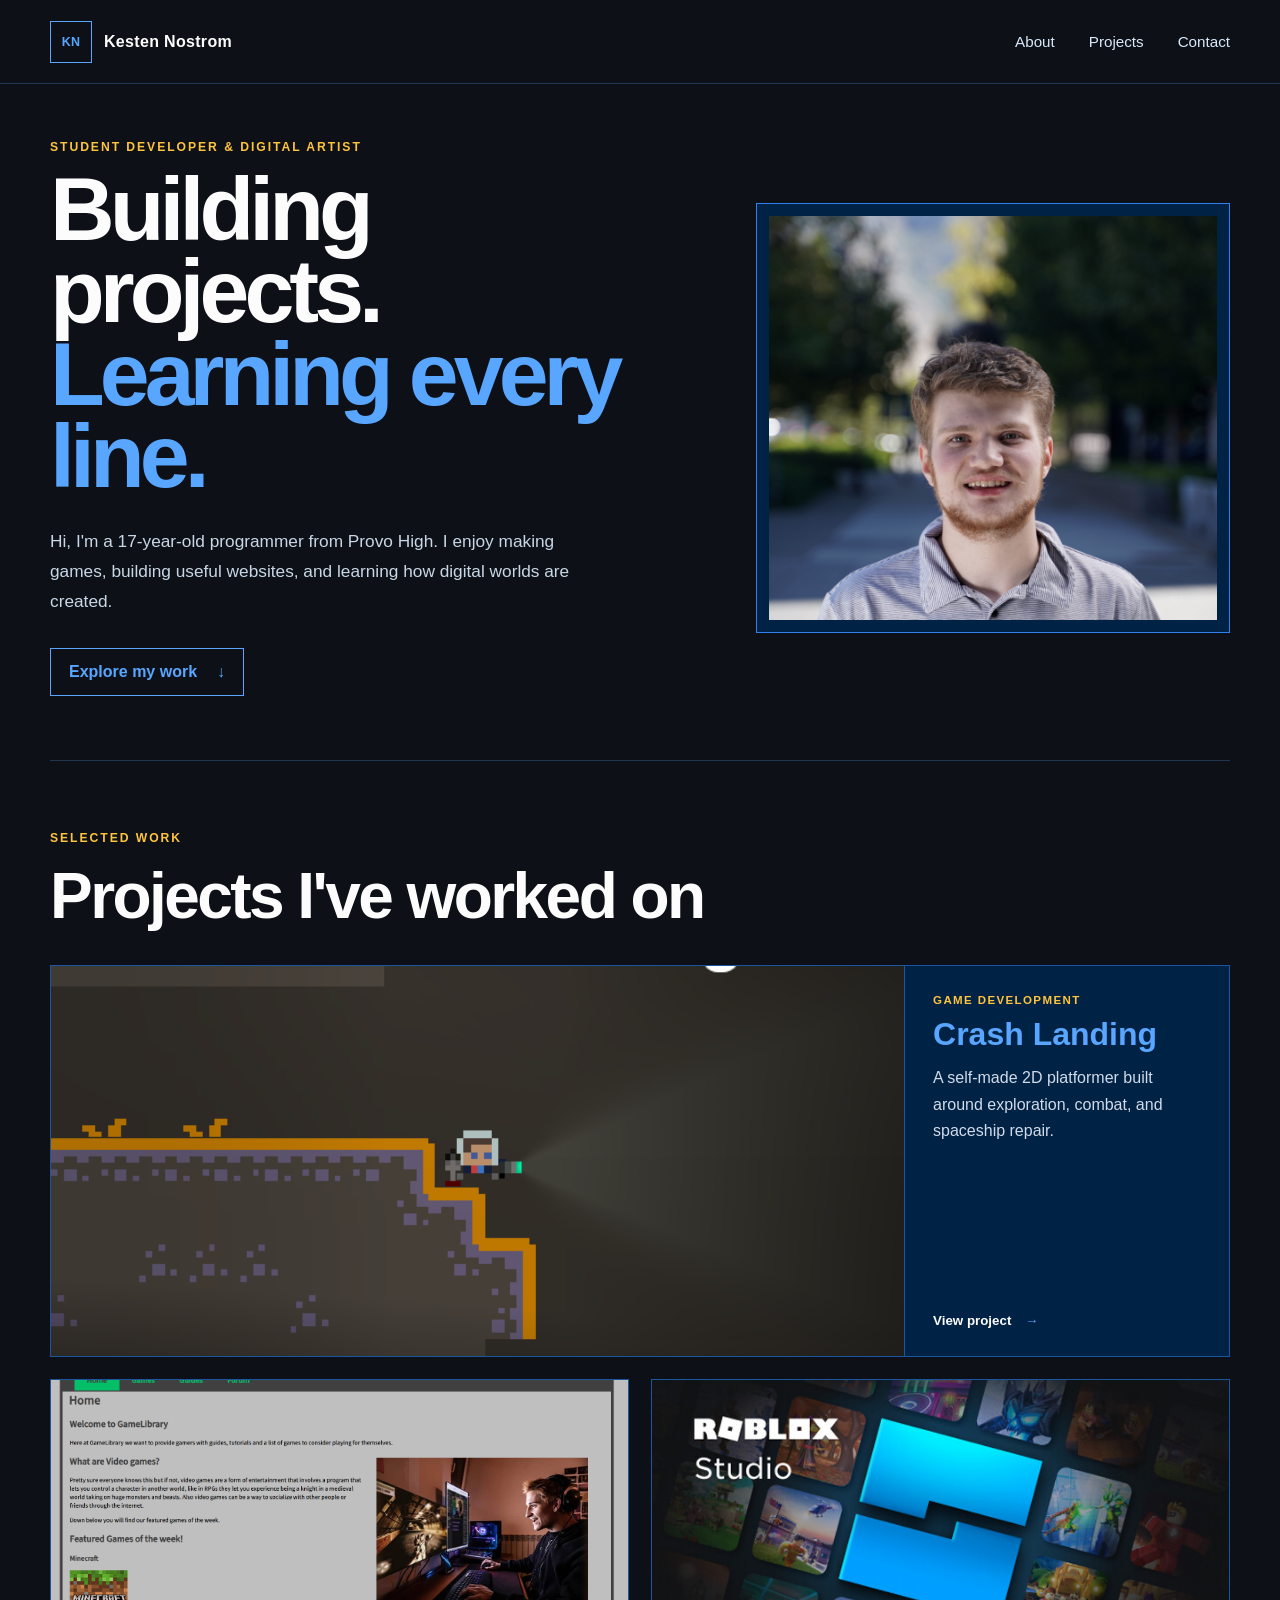
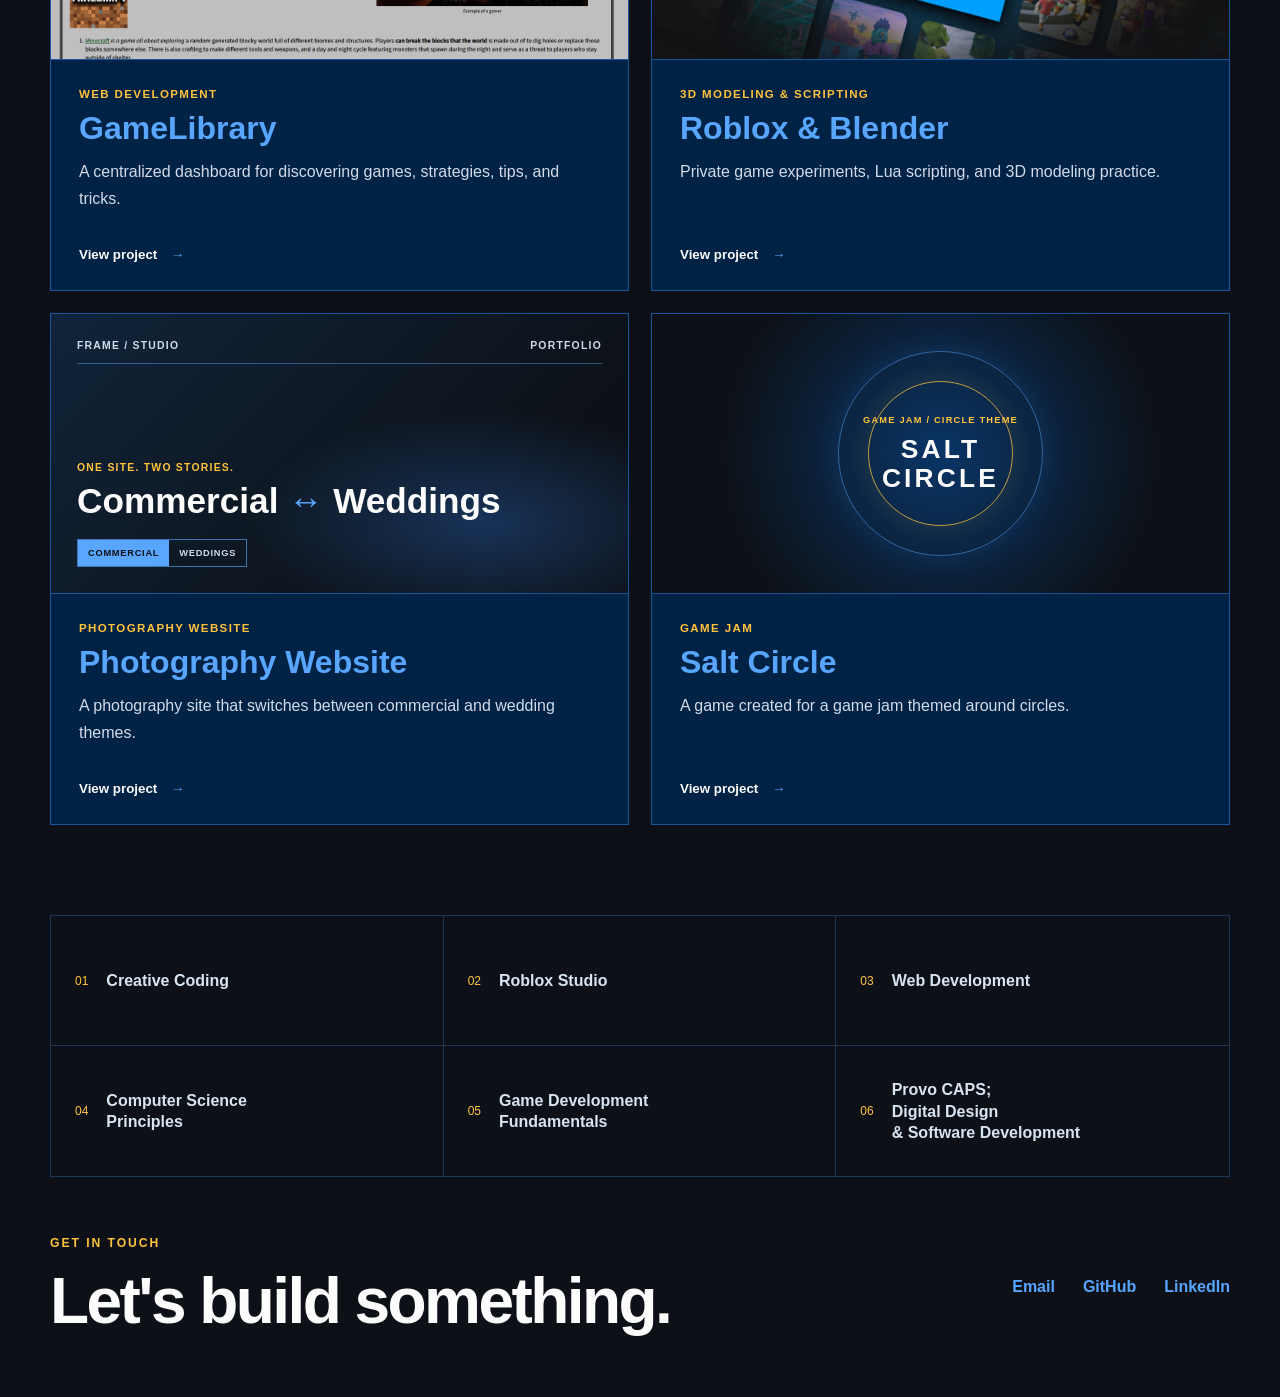
<file: index.html>
<!DOCTYPE html>
<html lang="en">
<head>
    <meta charset="UTF-8">
    <meta name="viewport" content="width=device-width, initial-scale=1.0">
    <title>Kesten Nostrom - Portfolio</title>
    <link rel="stylesheet" href="colors.css">
</head>
<body>
    <header class="site-header">
        <a class="brand" href="#top" aria-label="Kesten Nostrom home">
            <span class="brand-mark">KN</span>
            <span>Kesten Nostrom</span>
        </a>
        <nav class="nav-links" aria-label="Main navigation">
            <a href="#about">About</a>
            <a href="#projects">Projects</a>
            <a href="#contact">Contact</a>
        </nav>
    </header>

    <main id="top">
        <section class="hero" id="about">
            <div class="hero-copy">
                <p class="eyebrow">Student developer & digital artist</p>
                <h1>Building projects.<br><span>Learning every line.</span></h1>
                <p class="hero-description">
                    Hi, I'm a 17-year-old programmer from Provo High. I enjoy making games,
                    building useful websites, and learning how digital worlds are created.
                </p>
                <a class="primary-button" href="#projects">Explore my work <span aria-hidden="true">↓</span></a>
            </div>
            <div class="portrait-frame">
                <img src="DSC09239.JPG" alt="Kesten Nostrom">
            </div>
        </section>

        <section class="projects-section" id="projects">
            <div class="section-heading">
                <div>
                    <p class="eyebrow">Selected work</p>
                    <h2>Projects I've worked on</h2>
                </div>
                <!-- <p class="section-count"><span>01</span> / 03</p> -->
            </div>

            <div class="project-grid">
                <article class="project-card project-card-featured" tabindex="0"
                         data-title="Crash Landing"
                         data-desc="A short platformer created for Game Development Fundamentals at Provo High. Fight aliens and dig through a cave to recover the parts needed to repair your spaceship."
                         data-img="CLScreenshot(1).png">
                    <div class="project-image">
                        <img src="CLScreenshot(1).png" alt="Crash Landing game screenshot">
                    </div>
                    <div class="project-copy">
                        <p class="project-type">Game development</p>
                        <h3>Crash Landing</h3>
                        <p>A self-made 2D platformer built around exploration, combat, and spaceship repair.</p>
                        <button class="text-button" type="button">View project <span aria-hidden="true">→</span></button>
                    </div>
                </article>

                <article class="project-card" tabindex="0"
                         data-title="GameLibrary"
                         data-desc="A Web Development class project that brings game lookup, quick strategies, tips, and hidden tricks into one centralized dashboard."
                         data-img="GLScreenshot(1).png">
                    <div class="project-image">
                        <img src="GLScreenshot(1).png" alt="GameLibrary website screenshot">
                    </div>
                    <div class="project-copy">
                        <p class="project-type">Web development</p>
                        <h3>GameLibrary</h3>
                        <p>A centralized dashboard for discovering games, strategies, tips, and tricks.</p>
                        <button class="text-button" type="button">View project <span aria-hidden="true">→</span></button>
                    </div>
                </article>

                <article class="project-card" tabindex="0"
                         data-title="Roblox & Blender"
                         data-desc="I used Roblox Studio to build private hobby projects and learned Lua scripting and 3D modeling fundamentals. I now use Blender to continue developing my digital art and modeling skills."
                         data-img="blenderlogo.webp"
                         data-img-alt="Blender logo">
                    <div class="project-image">
                        <img src="robloxstudiobanner.jpeg" alt="Roblox Studio logo banner">
                    </div>
                    <div class="project-copy">
                        <p class="project-type">3D modeling & scripting</p>
                        <h3>Roblox & Blender</h3>
                        <p>Private game experiments, Lua scripting, and 3D modeling practice.</p>
                        <button class="text-button" type="button">View project <span aria-hidden="true">→</span></button>
                    </div>
                </article>

                <article class="project-card" tabindex="0"
                         data-title="Photography Website"
                         data-desc="A photography website that can switch between commercial and wedding themes.">
                    <div class="project-image project-artwork project-artwork-photo" role="img" aria-label="Preview of a photography website with commercial and wedding themes">
                        <div class="photo-art-header">
                            <span>FRAME / STUDIO</span>
                            <span>PORTFOLIO</span>
                        </div>
                        <div class="photo-art-content">
                            <p>ONE SITE. TWO STORIES.</p>
                            <h4>Commercial <span>↔</span> Weddings</h4>
                            <div class="photo-art-switch">
                                <span>COMMERCIAL</span>
                                <span>WEDDINGS</span>
                            </div>
                        </div>
                    </div>
                    <div class="project-copy">
                        <p class="project-type">Photography website</p>
                        <h3>Photography Website</h3>
                        <p>A photography site that switches between commercial and wedding themes.</p>
                        <button class="text-button" type="button">View project <span aria-hidden="true">→</span></button>
                    </div>
                </article>

                <article class="project-card" tabindex="0"
                         data-title="Salt Circle"
                         data-desc="A game I created for a game jam themed around circles.">
                    <div class="project-image project-artwork project-artwork-salt" role="img" aria-label="Concentric circles illustrating the Salt Circle game">
                        <div class="salt-orbit salt-orbit-outer"></div>
                        <div class="salt-orbit salt-orbit-inner"></div>
                        <div class="salt-art-title">
                            <span>GAME JAM / CIRCLE THEME</span>
                            <strong>SALT<br>CIRCLE</strong>
                        </div>
                    </div>
                    <div class="project-copy">
                        <p class="project-type">Game jam</p>
                        <h3>Salt Circle</h3>
                        <p>A game created for a game jam themed around circles.</p>
                        <button class="text-button" type="button">View project <span aria-hidden="true">→</span></button>
                    </div>
                </article>
            </div>
        </section>

        <section class="experience-strip" aria-label="Experience">
            <div>
                <span>01</span>
                <p>Creative Coding</p>
            </div>
            <div>
                <span>02</span>
                <p>Roblox Studio</p>
            </div>
            <div>
                <span>03</span>
                <p>Web Development</p>
            </div>
            <div>
                <span>04</span>
                <p>Computer Science<br>Principles</p>
            </div>
            <div>
                <span>05</span>
                <p>Game Development<br>Fundamentals</p>
            </div>
            <div>
                <span>06</span>
                <p>Provo CAPS;<br>Digital Design<br>&amp; Software Development</p>
            </div>
        </section>
    </main>

    <footer id="contact">
        <div>
            <p class="eyebrow">Get in touch</p>
            <h2>Let's build something.</h2>
        </div>
        <div class="footer-links">
            <a href="mailto:kesten@example.com">Email</a>
            <a href="https://github.com" target="_blank" rel="noreferrer">GitHub</a>
            <a href="https://linkedin.com" target="_blank" rel="noreferrer">LinkedIn</a>
        </div>
    </footer>

    <div id="project-modal" class="modal-overlay" role="dialog" aria-modal="true" aria-labelledby="feature-title">
        <article class="modal-content">
            <button id="close-modal" class="modal-close-btn" aria-label="Close modal">&times;</button>
            <div id="feature-media-container"></div>
            <div class="modal-copy">
                <p class="eyebrow">Project details</p>
                <h3 id="feature-title">Project Details</h3>
                <p id="feature-desc"></p>
            </div>
        </article>
    </div>

    <script>
        const modal = document.getElementById('project-modal');
        const closeBtn = document.getElementById('close-modal');
        const featureTitle = document.getElementById('feature-title');
        const featureDesc = document.getElementById('feature-desc');
        const mediaContainer = document.getElementById('feature-media-container');

        function openProject(card) {
            featureTitle.textContent = card.dataset.title;
            featureDesc.textContent = card.dataset.desc;
            if (card.dataset.img) {
                const image = document.createElement('img');
                image.src = card.dataset.img;
                image.alt = card.dataset.imgAlt || `${card.dataset.title} project image`;
                image.className = 'modal-img';
                mediaContainer.replaceChildren(image);
            } else {
                const artwork = card.querySelector('.project-image').cloneNode(true);
                artwork.classList.add('modal-project-art');
                mediaContainer.replaceChildren(artwork);
            }
            modal.classList.add('is-open');
            closeBtn.focus();
        }

        document.querySelectorAll('.project-card').forEach(card => {
            card.addEventListener('click', () => openProject(card));
            card.addEventListener('keydown', event => {
                if (event.key === 'Enter' || event.key === ' ') {
                    event.preventDefault();
                    openProject(card);
                }
            });
        });

        function closeModal() {
            modal.classList.remove('is-open');
        }

        closeBtn.addEventListener('click', closeModal);
        modal.addEventListener('click', event => {
            if (event.target === modal) closeModal();
        });
        document.addEventListener('keydown', event => {
            if (event.key === 'Escape') closeModal();
        });
    </script>
</body>
</html>
</file>
<file: colors.css>
@charset "UTF-8";

* {
    box-sizing: border-box;
    margin: 0;
    padding: 0;
}

:root {
    --night: #0d1117;
    --blue: #58a6ff;
    --blue-dark: #002244;
    --blue-line: #2f80ed;
    --orange: #ffc33d;
    --white: #fcfcfc;
}

html {
    scroll-behavior: smooth;
}

body {
    min-width: 320px;
    background: var(--night);
    color: var(--white);
    font-family: "Segoe UI", Tahoma, Geneva, Verdana, sans-serif;
}

a {
    color: inherit;
}

.site-header {
    position: sticky;
    top: 0;
    z-index: 100;
    width: 100%;
    height: 84px;
    padding: 0 max(24px, calc((100% - 1180px) / 2));
    display: flex;
    align-items: center;
    justify-content: space-between;
    background: var(--night);
    border-bottom: 1px solid rgba(88, 166, 255, 0.25);
}

.brand {
    display: flex;
    align-items: center;
    gap: 12px;
    color: var(--white);
    text-decoration: none;
    font-weight: 700;
    letter-spacing: 0.02em;
}

.brand-mark {
    width: 42px;
    height: 42px;
    display: grid;
    place-items: center;
    border: 1px solid var(--blue);
    color: var(--blue);
    font-size: 0.78rem;
}

.nav-links {
    display: flex;
    gap: 34px;
}

.nav-links a {
    color: #d9e8fa;
    text-decoration: none;
    font-size: 0.95rem;
}

.nav-links a:hover {
    color: var(--orange);
}

main,
footer {
    width: min(1180px, calc(100% - 48px));
    margin: 0 auto;
}

.hero {
    min-height: 560px;
    display: grid;
    grid-template-columns: 1.15fr 0.85fr;
    align-items: center;
    gap: 64px;
    padding: 56px 0 64px;
}

.eyebrow {
    margin-bottom: 14px;
    color: var(--orange);
    font-size: 0.76rem;
    font-weight: 800;
    letter-spacing: 0.16em;
    text-transform: uppercase;
}

.hero h1 {
    max-width: 700px;
    font-size: clamp(3.2rem, 7vw, 6.4rem);
    line-height: 0.92;
    letter-spacing: -0.055em;
}

.hero h1 span {
    color: var(--blue);
}

.hero-description {
    max-width: 560px;
    margin: 28px 0 32px;
    color: #c8d6e6;
    font-size: 1.08rem;
    line-height: 1.75;
}

.primary-button {
    display: inline-flex;
    align-items: center;
    gap: 20px;
    padding: 14px 18px;
    border: 1px solid var(--blue);
    color: var(--blue);
    text-decoration: none;
    font-weight: 700;
    transition: 0.2s ease;
}

.primary-button:hover {
    background: var(--blue);
    color: var(--night);
}

.portrait-frame {
    height: 430px;
    padding: 12px;
    border: 1px solid var(--blue-line);
    background: var(--blue-dark);
}

.portrait-frame img {
    width: 100%;
    height: 100%;
    display: block;
    object-fit: cover;
    object-position: 50% 42%;
    filter: saturate(0.82) contrast(1.05);
}

.projects-section {
    padding: 70px 0 90px;
    border-top: 1px solid rgba(88, 166, 255, 0.25);
}

.section-heading {
    display: flex;
    align-items: end;
    justify-content: space-between;
    margin-bottom: 32px;
}

.section-heading h2,
footer h2 {
    font-size: clamp(2.2rem, 5vw, 4.2rem);
    letter-spacing: -0.04em;
}

.section-count {
    color: #8092a7;
    font-size: 0.85rem;
}

.section-count span {
    color: var(--orange);
}

.project-grid {
    display: grid;
    grid-template-columns: repeat(2, minmax(0, 1fr));
    gap: 22px;
}

.project-card {
    min-width: 0;
    border: 1px solid rgba(47, 128, 237, 0.55);
    background: var(--blue-dark);
    cursor: pointer;
    transition: transform 0.25s ease, border-color 0.25s ease, box-shadow 0.25s ease;
}

.project-card-featured {
    grid-column: 1 / -1;
    display: grid;
    grid-template-columns: 1.45fr 0.55fr;
}

.project-card:hover,
.project-card:focus-visible {
    border-color: var(--blue);
    transform: translateY(-5px);
    box-shadow: 0 18px 36px rgba(47, 128, 237, 0.16);
    outline: none;
}

.project-image {
    height: 280px;
    position: relative;
    overflow: hidden;
    border-bottom: 1px solid rgba(47, 128, 237, 0.55);
}

.project-card-featured .project-image {
    height: 390px;
    border-bottom: none;
    border-right: 1px solid rgba(47, 128, 237, 0.55);
}

.project-image img {
    width: 100%;
    height: 100%;
    display: block;
    object-fit: cover;
    transition: transform 0.45s ease;
}

.project-artwork {
    display: flex;
    color: var(--white);
}

.project-artwork-photo {
    flex-direction: column;
    justify-content: space-between;
    padding: 26px;
    background:
        radial-gradient(ellipse at 75% 75%, rgba(47, 128, 237, 0.3), transparent 38%),
        linear-gradient(135deg, #10243a, var(--night) 75%);
}

.photo-art-header {
    display: flex;
    justify-content: space-between;
    gap: 12px;
    padding-bottom: 12px;
    border-bottom: 1px solid rgba(88, 166, 255, 0.45);
    color: #d1dbea;
    font-size: 0.65rem;
    font-weight: 700;
    letter-spacing: 0.12em;
}

.photo-art-content > p {
    margin-bottom: 8px;
    color: var(--orange);
    font-size: 0.65rem;
    font-weight: 800;
    letter-spacing: 0.12em;
}

.photo-art-content h4 {
    font-size: clamp(1.3rem, 3vw, 2.2rem);
    line-height: 1.15;
}

.photo-art-content h4 span {
    color: var(--blue);
}

.photo-art-switch {
    display: inline-flex;
    margin-top: 18px;
    border: 1px solid rgba(88, 166, 255, 0.65);
}

.photo-art-switch span {
    padding: 8px 10px;
    color: #d1dbea;
    font-size: 0.58rem;
    font-weight: 700;
    letter-spacing: 0.08em;
}

.photo-art-switch span:first-child {
    background: var(--blue);
    color: var(--night);
}

.project-artwork-salt {
    position: relative;
    align-items: center;
    justify-content: center;
    isolation: isolate;
    background: radial-gradient(circle, rgba(47, 128, 237, 0.2), var(--night) 68%);
}

.salt-orbit {
    position: absolute;
    aspect-ratio: 1;
    border: 1px solid rgba(88, 166, 255, 0.5);
    border-radius: 50%;
}

.salt-orbit-outer {
    width: 205px;
    box-shadow: 0 0 35px rgba(47, 128, 237, 0.16);
}

.salt-orbit-inner {
    width: 145px;
    border-color: rgba(255, 195, 61, 0.75);
    box-shadow: 0 0 25px rgba(255, 195, 61, 0.12);
}

.salt-art-title {
    z-index: 1;
    display: flex;
    flex-direction: column;
    align-items: center;
    gap: 10px;
    text-align: center;
}

.salt-art-title span {
    color: var(--orange);
    font-size: 0.58rem;
    font-weight: 800;
    letter-spacing: 0.13em;
}

.salt-art-title strong {
    color: var(--white);
    font-size: 1.65rem;
    letter-spacing: 0.12em;
    line-height: 1.1;
}

.project-card:hover .project-image img {
    transform: scale(1.025);
}

.project-number {
    position: absolute;
    top: 14px;
    right: 14px;
    width: 38px;
    height: 38px;
    display: grid;
    place-items: center;
    background: var(--night);
    border: 1px solid var(--blue);
    color: var(--blue);
    font-size: 0.75rem;
}

.project-copy {
    min-height: 230px;
    display: flex;
    flex-direction: column;
    align-items: flex-start;
    padding: 28px;
}

.project-card-featured .project-copy {
    min-height: 390px;
    justify-content: center;
}

.project-type {
    margin-bottom: 10px;
    color: var(--orange);
    font-size: 0.72rem;
    font-weight: 800;
    letter-spacing: 0.12em;
    text-transform: uppercase;
}

.project-copy h3 {
    margin-bottom: 12px;
    color: var(--blue);
    font-size: 2rem;
}

.project-copy > p:not(.project-type) {
    color: #d1dbea;
    line-height: 1.65;
}

.text-button {
    margin-top: auto;
    padding: 18px 0 0;
    border: none;
    background: none;
    color: var(--white);
    font-weight: 700;
    cursor: pointer;
}

.text-button span {
    margin-left: 10px;
    color: var(--blue);
}

.experience-strip {
    display: grid;
    grid-template-columns: repeat(3, 1fr);
    border: 1px solid rgba(88, 166, 255, 0.25);
}

.experience-strip div {
    display: flex;
    align-items: center;
    gap: 18px;
    min-height: 130px;
    padding: 24px;
    border-right: 1px solid rgba(88, 166, 255, 0.25);
}

.experience-strip div:nth-child(3n) {
    border-right: none;
}

.experience-strip div:nth-child(-n+3) {
    border-bottom: 1px solid rgba(88, 166, 255, 0.25);
}

.experience-strip span {
    color: var(--orange);
    font-size: 0.75rem;
}

.experience-strip p {
    color: #d8e4f2;
    font-weight: 700;
    line-height: 1.35;
}

footer {
    min-height: 220px;
    display: flex;
    align-items: center;
    justify-content: space-between;
}

.footer-links {
    display: flex;
    gap: 28px;
}

.footer-links a {
    color: var(--blue);
    text-decoration: none;
    font-weight: 700;
}

.footer-links a:hover {
    color: var(--orange);
}

.modal-overlay {
    display: none;
    position: fixed;
    inset: 0;
    z-index: 1000;
    align-items: center;
    justify-content: center;
    padding: 24px;
    background: rgba(2, 8, 15, 0.92);
}

.modal-overlay.is-open {
    display: flex;
}

.modal-content {
    width: min(980px, 100%);
    max-height: calc(100vh - 48px);
    position: relative;
    display: grid;
    grid-template-columns: 1.35fr 0.65fr;
    overflow: auto;
    border: 1px solid var(--blue);
    background: var(--blue-dark);
}

.modal-close-btn {
    position: absolute;
    top: 10px;
    right: 14px;
    z-index: 2;
    border: none;
    background: none;
    color: var(--white);
    font-size: 2.2rem;
    cursor: pointer;
}

#feature-media-container {
    min-height: 420px;
    background: var(--night);
}

#feature-media-container > .modal-project-art {
    width: 100%;
    height: 100%;
    min-height: 420px;
    border: none;
}

.modal-img {
    width: 100%;
    height: 100%;
    display: block;
    object-fit: contain;
}

.modal-copy {
    align-self: center;
    padding: 48px 36px;
}

.modal-copy h3 {
    margin-bottom: 16px;
    color: var(--blue);
    font-size: 2.2rem;
}

.modal-copy > p:last-child {
    color: #d1dbea;
    line-height: 1.75;
}

@media (max-width: 900px) {
    .hero {
        grid-template-columns: 1fr 0.65fr;
        gap: 32px;
    }

    .portrait-frame {
        height: 360px;
    }

    .project-card-featured {
        grid-template-columns: 1fr;
    }

    .project-card-featured .project-image {
        height: 330px;
        border-right: none;
        border-bottom: 1px solid rgba(47, 128, 237, 0.55);
    }

    .project-card-featured .project-copy {
        min-height: 220px;
    }

    .modal-content {
        grid-template-columns: 1fr;
    }

    #feature-media-container {
        min-height: 300px;
        max-height: 55vh;
    }

    #feature-media-container > .modal-project-art {
        min-height: 300px;
    }
}

@media (max-width: 680px) {
    main,
    footer {
        width: min(100% - 32px, 1180px);
    }

    .site-header {
        height: 72px;
        padding: 0 16px;
    }

    .brand > span:last-child {
        display: none;
    }

    .nav-links {
        gap: 16px;
    }

    .hero {
        grid-template-columns: 1fr;
        padding: 44px 0;
    }

    .hero h1 {
        font-size: clamp(3rem, 16vw, 4.8rem);
    }

    .portrait-frame {
        height: 390px;
    }

    .project-grid {
        grid-template-columns: 1fr;
    }

    .project-card-featured {
        grid-column: auto;
    }

    .project-card-featured .project-image,
    .project-image {
        height: 260px;
    }

    .project-card-featured .project-copy,
    .project-copy {
        min-height: 210px;
    }

    .experience-strip {
        grid-template-columns: 1fr;
    }

    .experience-strip div {
        min-height: 90px;
        border-right: none;
        border-bottom: 1px solid rgba(88, 166, 255, 0.25);
    }

    .experience-strip div:last-child {
        border-bottom: none;
    }

    footer {
        min-height: 250px;
        flex-direction: column;
        align-items: flex-start;
        justify-content: center;
        gap: 34px;
    }

    .footer-links {
        flex-wrap: wrap;
    }

    .modal-overlay {
        padding: 12px;
    }

    .modal-copy {
        padding: 28px 24px 32px;
    }
}
</file>
